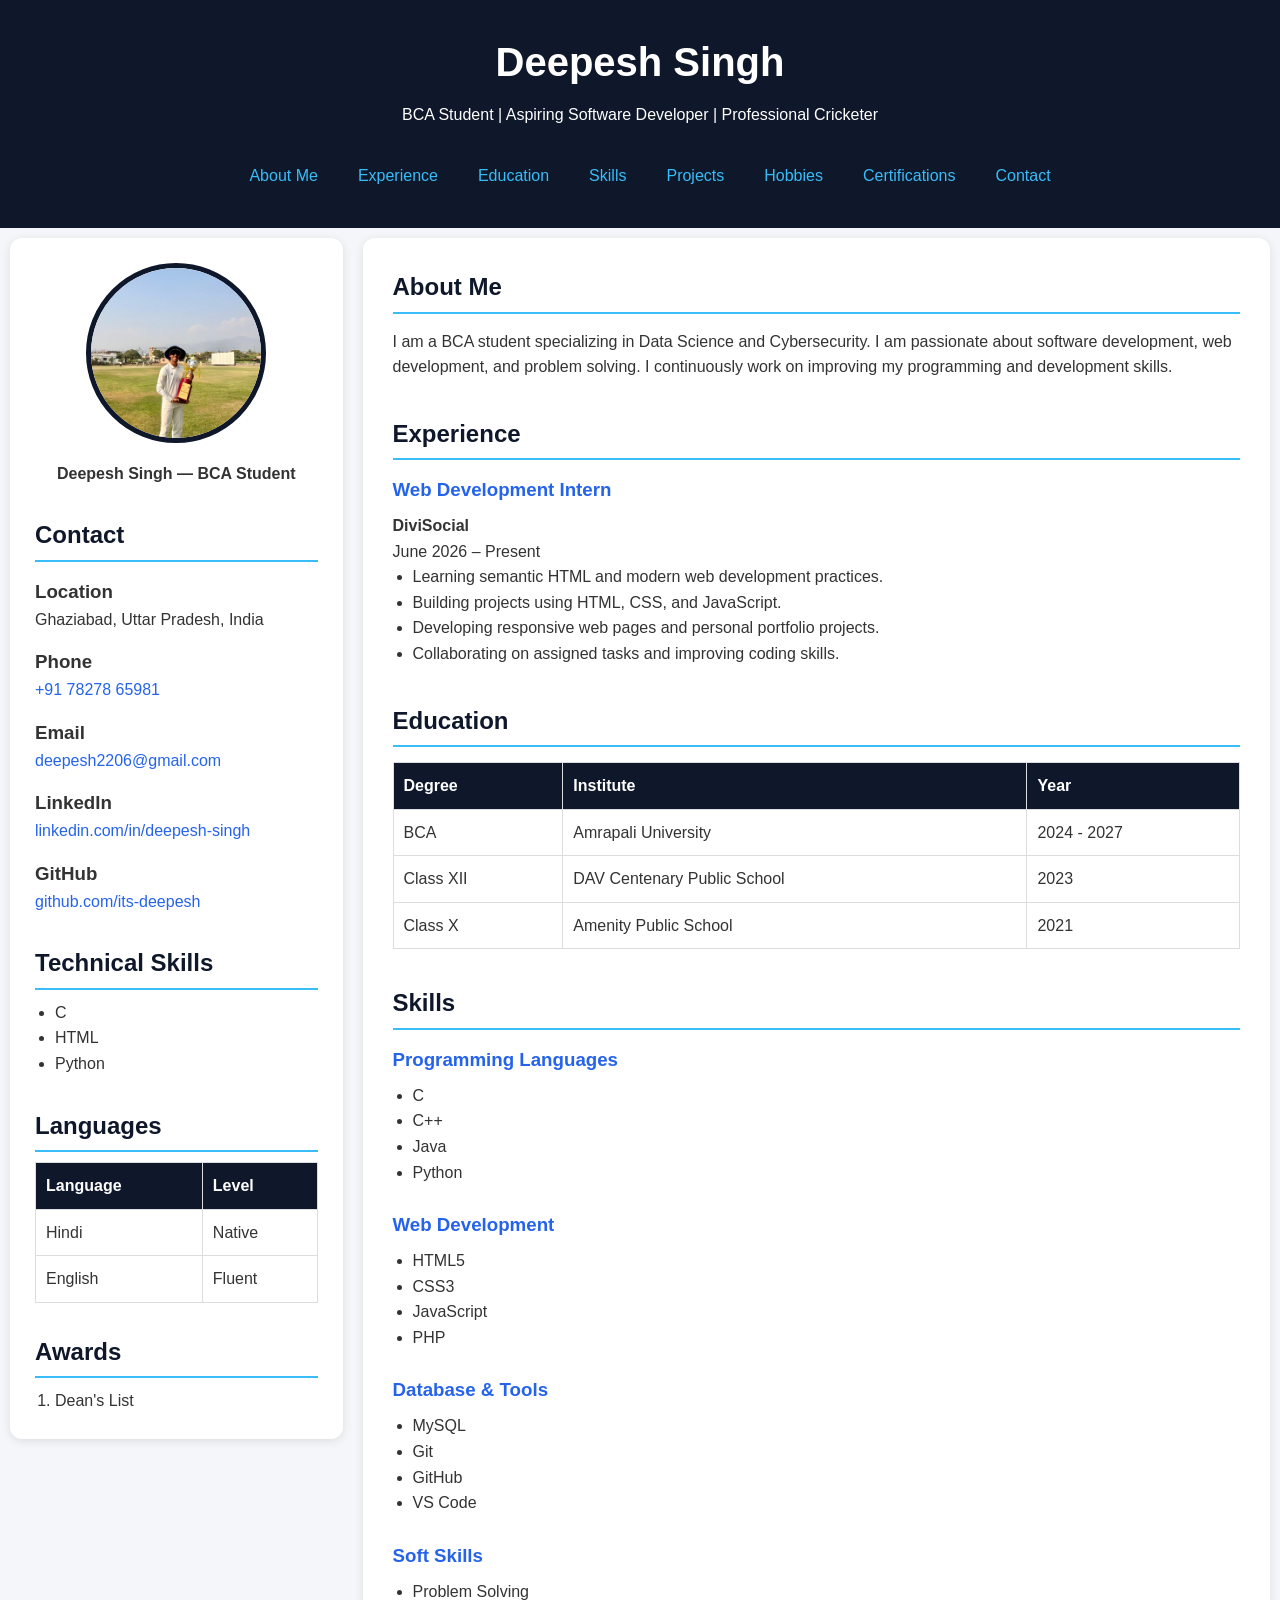
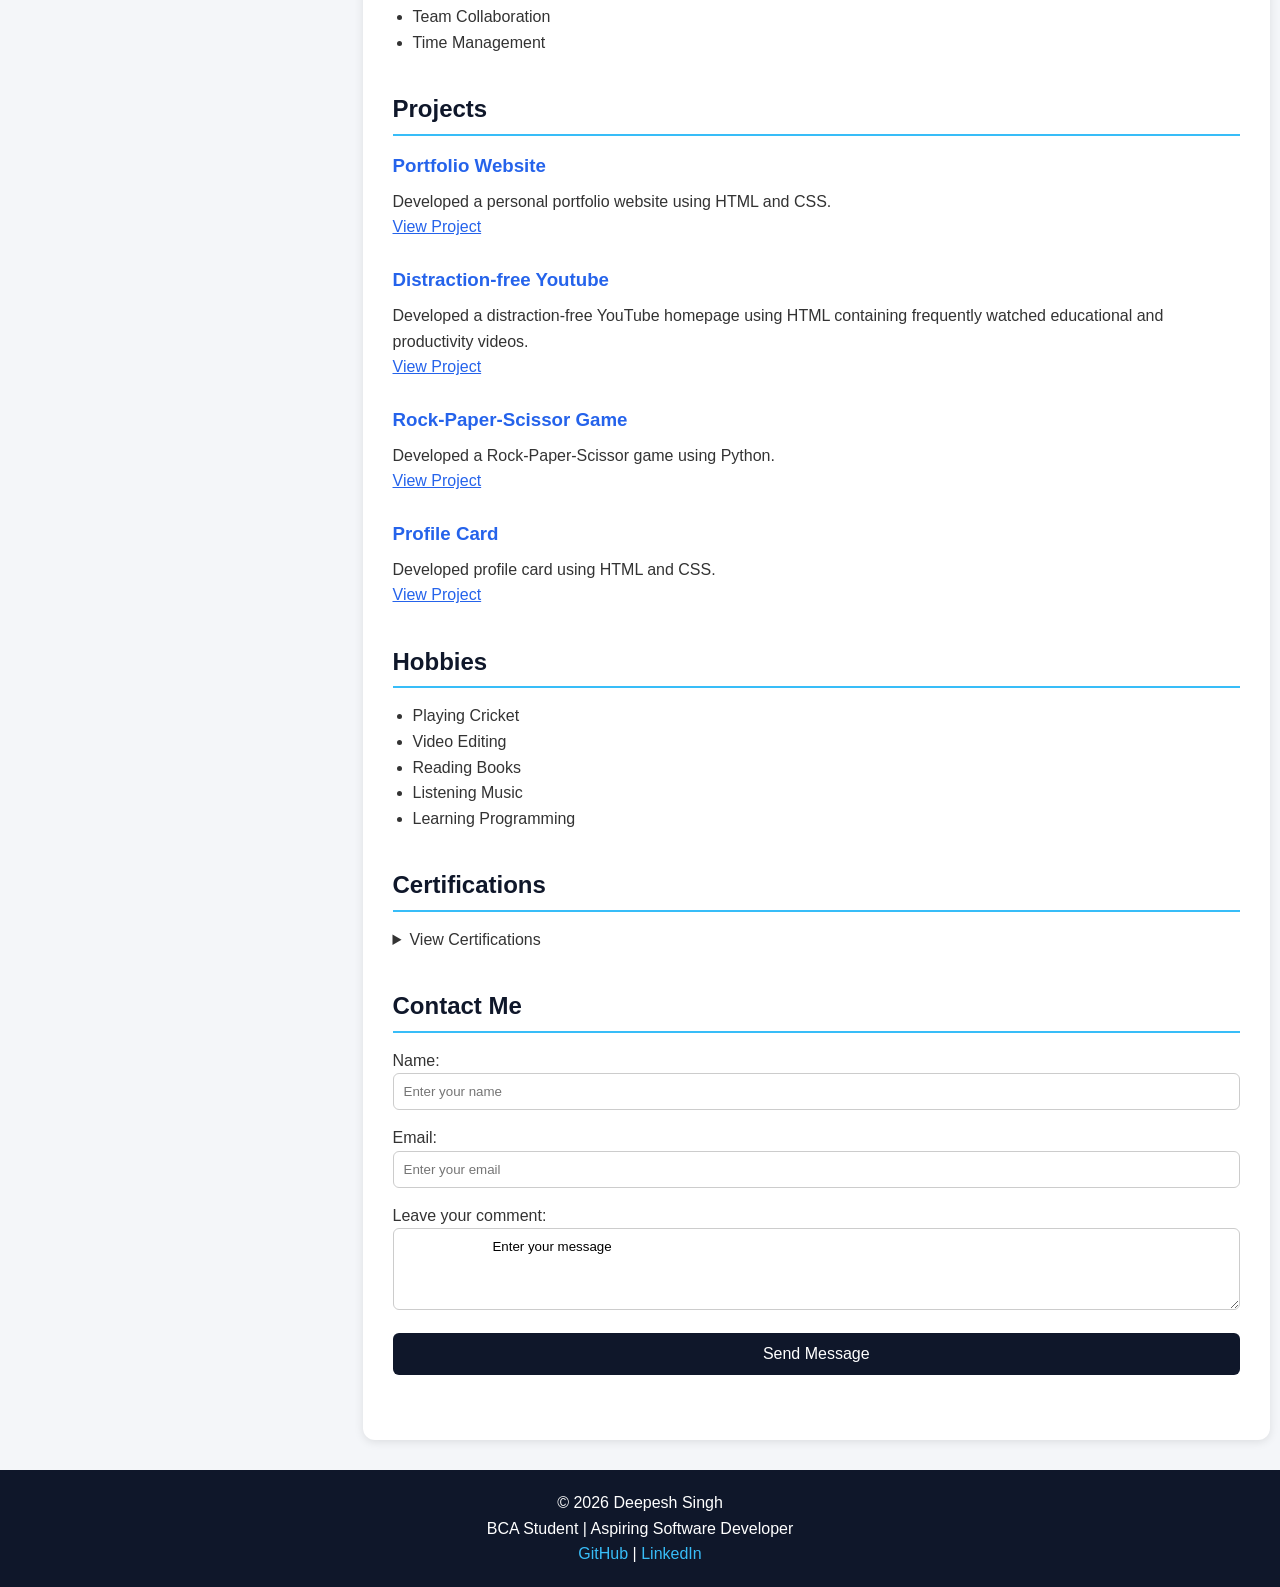
<file: index.html>
<!DOCTYPE html>
<html lang="en">

<head>
    <meta charset="UTF-8">
    <meta name="viewport" content="width=device-width, initial-scale=1.0">
    <link rel="stylesheet" href="style.css">
    <title>Deepesh Singh - Resume</title>
</head>

<body>
    <header>
        <hgroup>
            <h1>Deepesh Singh</h1>
            <h2>BCA Student | Aspiring Software Developer | Professional Cricketer</h2>
        </hgroup>

        <nav>
            <ul>
                <li><a href="#about">About Me</a></li>
                <li><a href="#experience">Experience</a></li>
                <li><a href="#education">Education</a></li>
                <li><a href="#skills">Skills</a></li>
                <li><a href="#projects">Projects</a></li>
                <li><a href="#hobbies">Hobbies</a></li>
                <li><a href="#certifications">Certifications</a></li>
                <li><a href="#contact">Contact</a></li>
            </ul>
        </nav>
    </header>
    <div class="container">
        <aside>
            <figure>
                <img src="profilepic.jpeg" alt="A professional photo of Deepesh Singh" width="150" height="150" />
                <figcaption>Deepesh Singh — BCA Student</figcaption>
            </figure>

            <section id="contact-sidebar">
                <h2>Contact</h2>

                <address>
                    <h3>Location</h3>
                    <p>Ghaziabad, Uttar Pradesh, India</p>

                    <h3>Phone</h3>
                    <p>
                        <a href="tel:+917827865981">+91 78278 65981</a>
                    </p>

                    <h3>Email</h3>
                    <p>
                        <a href="mailto:deepesh2206@gmail.com">
                            deepesh2206@gmail.com
                        </a>
                    </p>

                    <h3>LinkedIn</h3>
                    <p>
                        <a href="https://www.linkedin.com/in/deepesh-singh-8aa82134a/?trk=public-profile-join-page"
                            target="_blank" rel="noopener">
                            linkedin.com/in/deepesh-singh
                        </a>
                    </p>

                    <h3>GitHub</h3>
                    <p>
                        <a href="https://github.com/its-deepesh" target="_blank" rel="noopener">
                            github.com/its-deepesh
                        </a>
                    </p>
                </address>
            </section>

            <section id="skills-sidebar">
                <h2>Technical Skills</h2>
                <ul>
                    <li>C</li>
                    <li>HTML</li>
                    <li>Python</li>
                </ul>
            </section>

            <section id="languages">
                <h2>Languages</h2>
                <table>
                    <thead>
                        <tr>
                            <th scope="col">Language</th>
                            <th scope="col">Level</th>
                        </tr>
                    </thead>
                    <tbody>
                        <tr>
                            <td>Hindi</td>
                            <td>Native</td>
                        </tr>
                        <tr>
                            <td>English</td>
                            <td>Fluent</td>
                        </tr>
                    </tbody>
                </table>
            </section>

            <section id="awards">
                <h2>Awards</h2>
                <ol>
                    <li>Dean's List</li>
                </ol>
            </section>
        </aside>

        <main>
            <section id="about">
                <h2>About Me</h2>

                <p>
                    I am a BCA student specializing in Data Science and Cybersecurity.
                    I am passionate about software development, web development,
                    and problem solving. I continuously work on improving my
                    programming and development skills.
                </p>
            </section>

            <section id="experience">
                <h2>Experience</h2>

                <article>
                    <h3>Web Development Intern</h3>

                    <p>
                        <strong>DiviSocial</strong>
                    </p>

                    <p>
                        <time datetime="2026-06">June 2026</time> – Present
                    </p>

                    <ul>
                        <li>Learning semantic HTML and modern web development practices.</li>
                        <li>Building projects using HTML, CSS, and JavaScript.</li>
                        <li>Developing responsive web pages and personal portfolio projects.</li>
                        <li>Collaborating on assigned tasks and improving coding skills.</li>
                    </ul>
                </article>
            </section>

            <section id="education">
                <h2>Education</h2>

                <table>
                    <thead>
                        <tr>
                            <th>Degree</th>
                            <th>Institute</th>
                            <th>Year</th>
                        </tr>
                    </thead>

                    <tbody>
                        <tr>
                            <td>BCA</td>
                            <td>Amrapali University</td>
                            <td>2024 - 2027</td>
                        </tr>

                        <tr>
                            <td>Class XII</td>
                            <td>DAV Centenary Public School</td>
                            <td>2023</td>
                        </tr>
                        <tr>
                            <td>Class X</td>
                            <td>Amenity Public School</td>
                            <td>2021</td>
                        </tr>
                    </tbody>
                </table>
            </section>

            <section id="skills">
                <h2>Skills</h2>

                <article>
                    <h3>Programming Languages</h3>
                    <ul>
                        <li>C</li>
                        <li>C++</li>
                        <li>Java</li>
                        <li>Python</li>
                    </ul>
                </article>

                <article>
                    <h3>Web Development</h3>
                    <ul>
                        <li>HTML5</li>
                        <li>CSS3</li>
                        <li>JavaScript</li>
                        <li>PHP</li>
                    </ul>
                </article>

                <article>
                    <h3>Database & Tools</h3>
                    <ul>
                        <li>MySQL</li>
                        <li>Git</li>
                        <li>GitHub</li>
                        <li>VS Code</li>
                    </ul>
                </article>

                <article>
                    <h3>Soft Skills</h3>
                    <ul>
                        <li>Problem Solving</li>
                        <li>Team Collaboration</li>
                        <li>Time Management</li>
                    </ul>
                </article>
            </section>

            <section id="projects">
                <h2>Projects</h2>

                <article>
                    <h3>Portfolio Website</h3>

                    <p>
                        Developed a personal portfolio website using HTML and CSS.
                    </p>

                    <p>
                        <a href="https://github.com/its-deepesh/PortfolioWebsite" target="_blank" rel="noopener">
                            View Project
                        </a>
                    </p>
                </article>

                <article>
                    <h3>Distraction-free Youtube</h3>

                    <p>
                        Developed a distraction-free YouTube homepage using HTML containing frequently watched
                        educational and productivity videos.
                    </p>

                    <p>
                        <a href="https://github.com/its-deepesh/Distraction-free-youtube.git" target="_blank"
                            rel="noopener">
                            View Project
                        </a>
                    </p>
                </article>

                <article>
                    <h3>Rock-Paper-Scissor Game</h3>

                    <p>
                        Developed a Rock-Paper-Scissor game using Python.
                    </p>

                    <p>
                        <a href="https://github.com/its-deepesh/RockPaperScissor-using-Python" target="_blank"
                            rel="noopener">
                            View Project
                        </a>
                    </p>
                </article>

                <article>
                    <h3>Profile Card</h3>

                    <p>
                        Developed profile card using HTML and CSS.
                    </p>

                    <p>
                        <a href="https://github.com/its-deepesh/profile-card" target="_blank" rel="noopener">
                            View Project
                        </a>
                    </p>
                </article>

            </section>

            <section id="hobbies">
                <h2>Hobbies</h2>

                <ul>
                    <li>Playing Cricket</li>
                    <li>Video Editing</li>
                    <li>Reading Books</li>
                    <li>Listening Music</li>
                    <li>Learning Programming</li>
                </ul>
            </section>

            <section id="certifications">
                <h2>Certifications</h2>

                <details>
                    <summary>View Certifications</summary>

                    <ol>
                        <li>Python Programming Certificate</li>
                        <li>Web Development Course</li>
                        <li>Data Science using Python</li>
                    </ol>
                </details>
            </section>

            <section id="contact">
                <h2>Contact Me</h2>

                <form>

                    <p>
                        <label for="name">Name:</label>
                        <input type="text" id="name" placeholder="Enter your name" required>
                    </p>

                    <p>
                        <label for="email">Email:</label>
                        <input type="email" id="email" placeholder="Enter your email" required>
                    </p>

                    <p>
                        <label for="message">Leave your comment:</label>
                        <textarea id="message" rows="4" cols="50">
                        Enter your message
                    </textarea>
                    </p>

                    <button type="submit">
                        Send Message
                    </button>

                </form>
            </section>
        </main>
    </div>

    <footer>
        <p>
            © 2026 Deepesh Singh
        </p>

        <p>
            BCA Student | Aspiring Software Developer
        </p>

        <p>
            <a href="https://github.com/its-deepesh" target="_blank" rel="noopener">
                GitHub
            </a>

            |

            <a href="https://www.linkedin.com/in/deepesh-singh-8aa82134a/" target="_blank" rel="noopener">
                LinkedIn
            </a>
        </p>
    </footer>
</body>

</html>
</file>
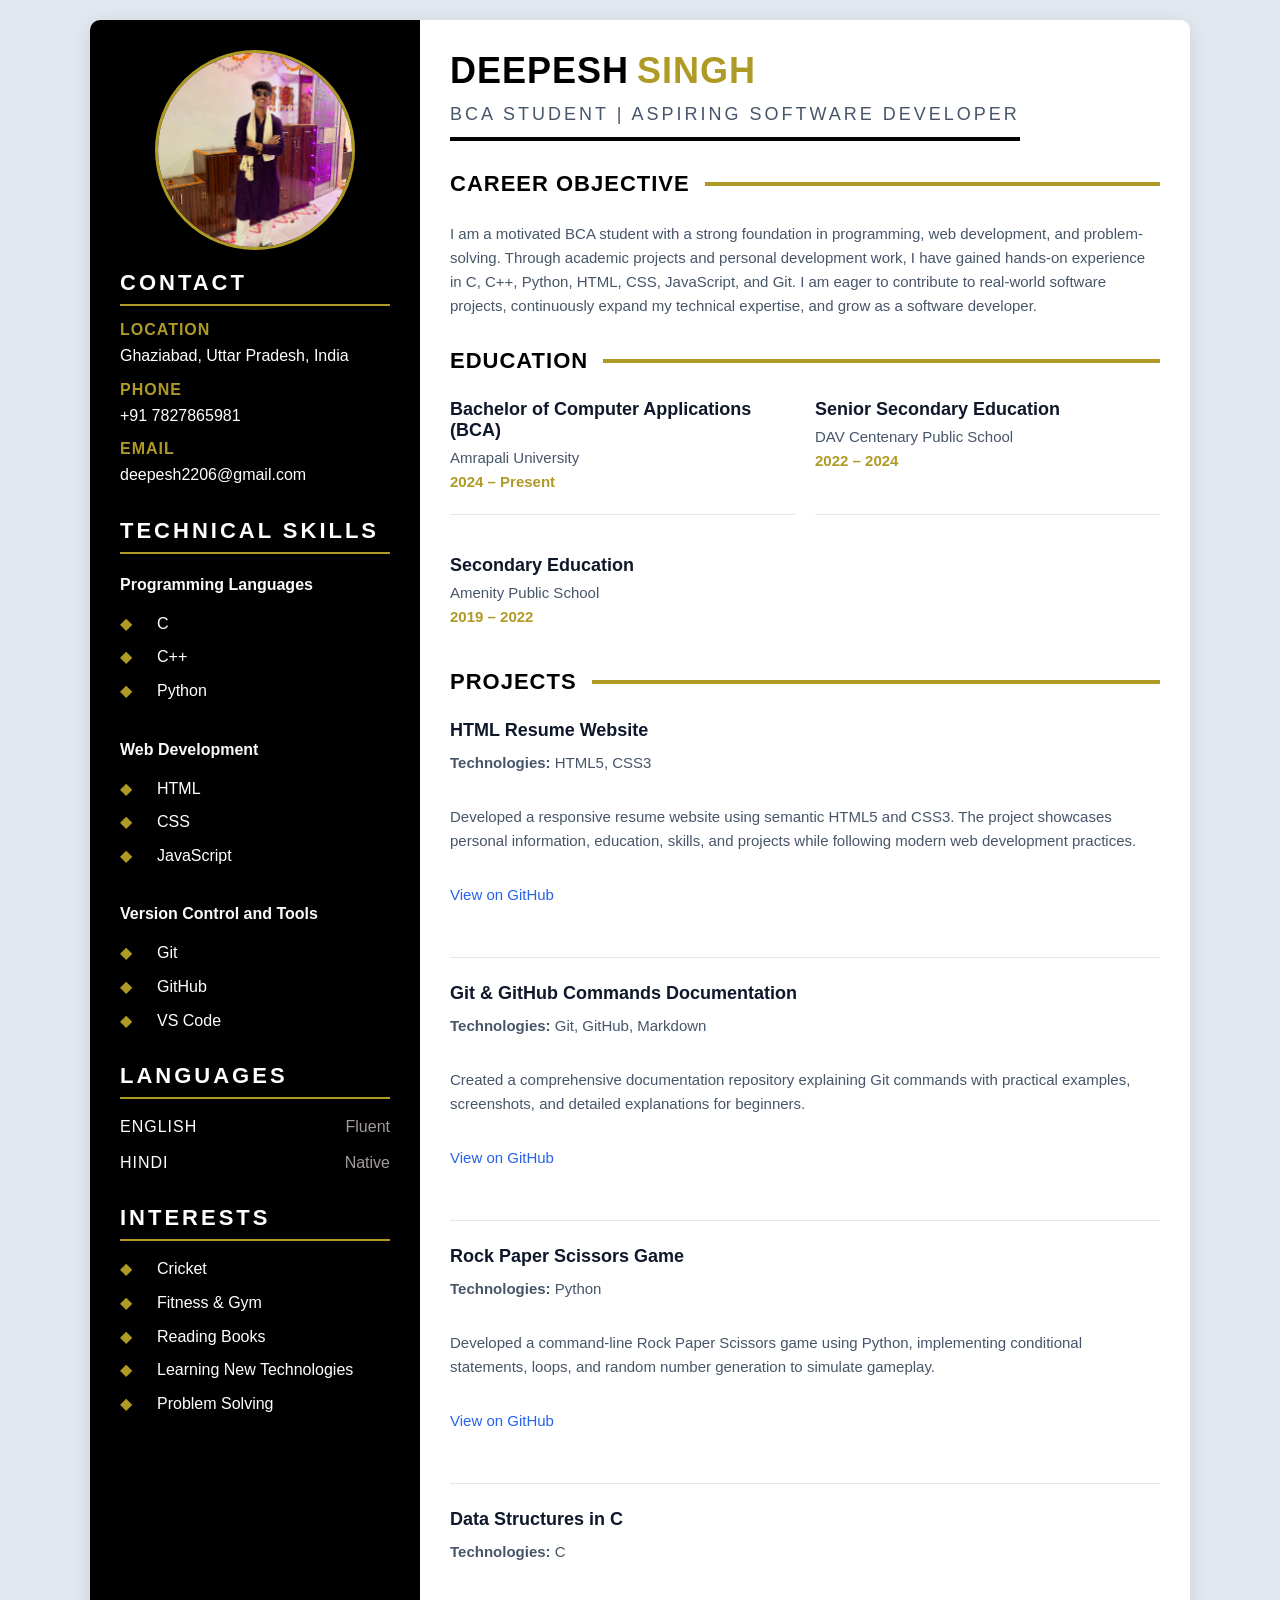
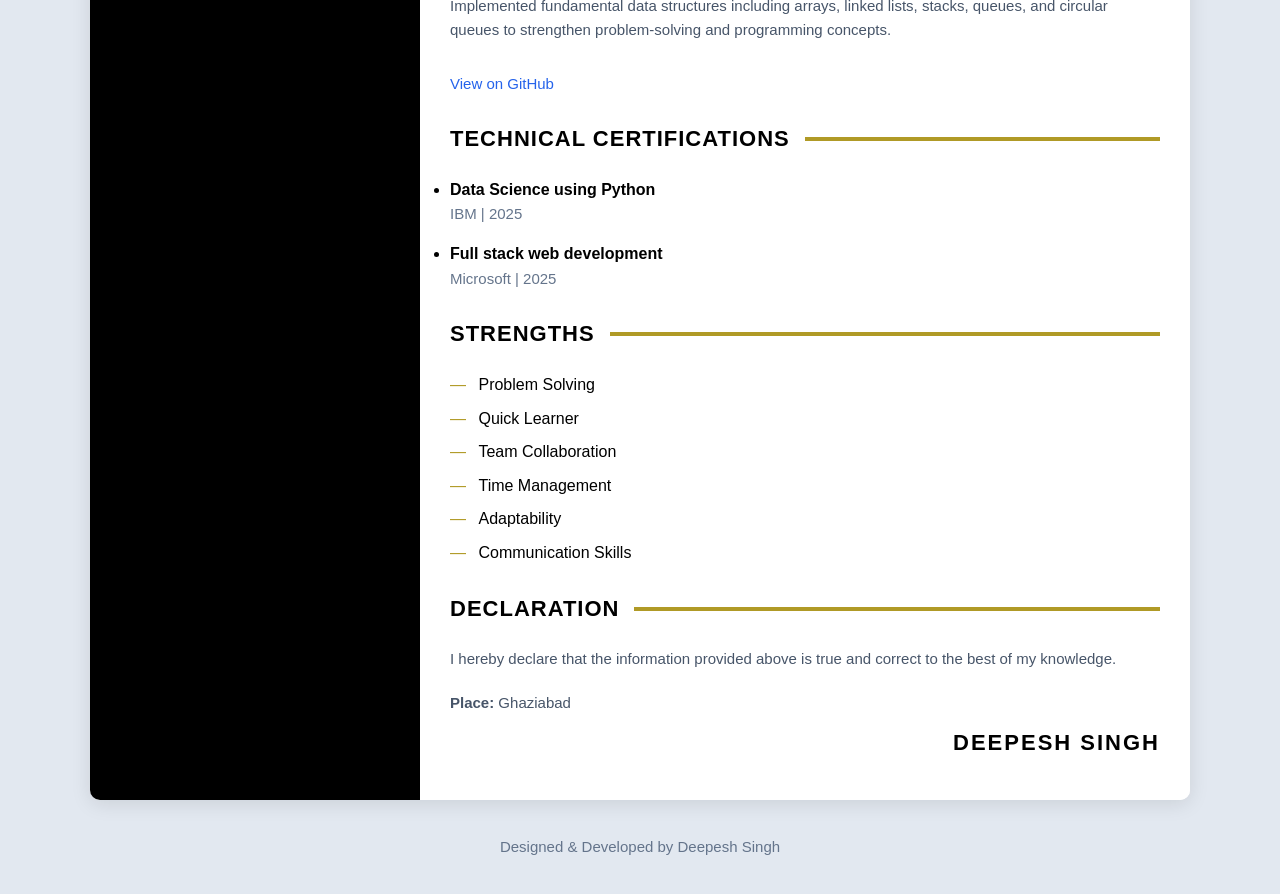
<file: revamp/index.html>
<!DOCTYPE html>
<html lang="en">

<head>
    <meta charset="UTF-8">
    <meta name="viewport" content="width=device-width, initial-scale=1.0">
    <link rel="stylesheet" href="style.css">
    <title>Deepesh Singh | Aspiring Software Developer</title>
</head>

<body>
    <section class="container">
        <aside class="sidebar">
            <figure>
                <img src="profilepic.webp" alt="Profile picture of Deepesh Singh">
            </figure>

            <section class="contact">
                <h2>Contact</h2>
                <address>
                    <dl>
                        <dt>Location</dt>
                        <dd>Ghaziabad, Uttar Pradesh, India</dd>
                        <dt>Phone</dt>
                        <dd><a href="tel:+917827865981">+91 7827865981</a></dd>
                        <dt>Email</dt>
                        <dd><a href="mailto:deepesh2206@gmail.com">deepesh2206@gmail.com</a></dd>
                    </dl>
                </address>
            </section>


            <section class="technical-skills">
                <h2>Technical Skills</h2>
                <section class="programming-languages">
                    <h3>Programming Languages</h3>
                    <ul>
                        <li>C</li>
                        <li>C++</li>
                        <li>Python</li>
                    </ul>
                </section>

                <section class="web-development">
                    <h3>Web Development</h3>
                    <ul>
                        <li>HTML</li>
                        <li>CSS</li>
                        <li>JavaScript</li>
                    </ul>
                </section>

                <section class="version-control-tools">
                    <h3>Version Control and Tools</h3>
                    <ul>
                        <li>Git</li>
                        <li>GitHub</li>
                        <li>VS Code</li>
                    </ul>
                </section>
            </section>

            <section class="languages">
                <h2>Languages</h2>
                <dl>
                    <dt>English</dt>
                    <dd>Fluent</dd>
                    <dt>Hindi</dt>
                    <dd>Native</dd>
                </dl>
            </section>

            <section class="interests">
                <h2>Interests</h2>
                <ul>
                    <li>Cricket</li>
                    <li>Fitness & Gym</li>
                    <li>Reading Books</li>
                    <li>Learning New Technologies</li>
                    <li>Problem Solving</li>
                </ul>
            </section>
        </aside>


        <main class="main-content">
            <header class="main-header">
                <section class="name">
                    <h1 class="firstName">Deepesh</h1>
                    <h1 class="surname"> Singh</h1>
                </section>
                <p>BCA Student | Aspiring Software Developer</p>
            </header>

            <section class="career-objective">
                <h2>Career Objective</h2>
                <p>I am a motivated BCA student with a strong foundation in programming, web development, and
                    problem-solving. Through academic projects and personal development work, I have gained hands-on
                    experience in C, C++, Python, HTML, CSS, JavaScript, and Git. I am eager to contribute to real-world
                    software projects, continuously expand my technical expertise, and grow as a software developer.</p>
            </section>

            <section class="education">
                <h2>Education</h2>
                <section class="education-grid">
                    <section class="education-item">
                        <h3>Bachelor of Computer Applications (BCA)</h3>
                        <p>Amrapali University</p>
                        <p class="color">
                            <time datetime="2024">2024</time> – Present
                        </p>
                    </section>

                    <section class="education-item">
                        <h3>Senior Secondary Education</h3>
                        <p>DAV Centenary Public School</p>
                        <p class="color">
                            <time datetime="2022">2022</time> –
                            <time datetime="2024">2024</time>
                        </p>
                    </section>

                    <section class="education-item">
                        <h3>Secondary Education</h3>
                        <p>Amenity Public School</p>
                        <p class="color">
                            <time datetime="2019">2019</time> –
                            <time datetime="2022">2022</time>
                        </p>
                    </section>
                </section>
            </section>

            <section class="projects">
                <h2>Projects</h2>
                <article class="project">
                    <h3>HTML Resume Website</h3>

                    <p><strong>Technologies:</strong> HTML5, CSS3</p>

                    <p>
                        Developed a responsive resume website using semantic HTML5 and CSS3.
                        The project showcases personal information, education, skills, and
                        projects while following modern web development practices.
                    </p>

                    <p>
                        <a href="https://github.com/its-deepesh/Resume" target="_blank" rel="noopener noreferrer">
                            View on GitHub
                        </a>
                    </p>
                </article>


                <article class="project">
                    <h3>Git & GitHub Commands Documentation</h3>

                    <p><strong>Technologies:</strong> Git, GitHub, Markdown</p>

                    <p>
                        Created a comprehensive documentation repository explaining Git
                        commands with practical examples, screenshots, and detailed
                        explanations for beginners.
                    </p>

                    <p>
                        <a href="https://github.com/its-deepesh/git-clone-and-push" target="_blank"
                            rel="noopener noreferrer">
                            View on GitHub
                        </a>
                    </p>
                </article>

                <article class="project">
                    <h3>Rock Paper Scissors Game</h3>

                    <p><strong>Technologies:</strong> Python</p>

                    <p>
                        Developed a command-line Rock Paper Scissors game using Python,
                        implementing conditional statements, loops, and random number
                        generation to simulate gameplay.
                    </p>

                    <p>
                        <a href="https://github.com/its-deepesh/RockPaperScissor-using-Python" target="_blank"
                            rel="noopener noreferrer">
                            View on GitHub
                        </a>
                    </p>
                </article>

                <article class="project">
                    <h3>Data Structures in C</h3>

                    <p><strong>Technologies:</strong> C</p>

                    <p>
                        Implemented fundamental data structures including arrays, linked
                        lists, stacks, queues, and circular queues to strengthen problem-solving
                        and programming concepts.
                    </p>

                    <p>
                        <a href="https://github.com/its-deepesh/Data-structure" target="_blank"
                            rel="noopener noreferrer">
                            View on GitHub
                        </a>
                    </p>
                </article>
            </section>

            <section class="certifications">
                <h2>Technical Certifications</h2>

                <ul>
                    <li>
                        <strong>Data Science using Python</strong><br>
                        <p class="course">IBM | 2025</p>
                    </li>

                    <li>
                        <strong>Full stack web development</strong><br>
                        <p class="course">Microsoft | 2025</p>
                    </li>
                </ul>
            </section>

            <section class="strengths">
                <h2>Strengths</h2>

                <ul>
                    <li>Problem Solving</li>
                    <li>Quick Learner</li>
                    <li>Team Collaboration</li>
                    <li>Time Management</li>
                    <li>Adaptability</li>
                    <li>Communication Skills</li>
                </ul>
            </section>

            <section class="declaration">
                <h2>Declaration</h2>

                <p>
                    I hereby declare that the information provided above is true and correct
                    to the best of my knowledge.
                </p>

                <p class="place">
                    <strong>Place:</strong> Ghaziabad
                </p>

                <p class="signature">
                    Deepesh Singh
                </p>
            </section>
        </main>
    </section>

    <footer class="resume-footer">
        <p>Designed & Developed by Deepesh Singh</p>
    </footer>
</body>

</html>
</file>
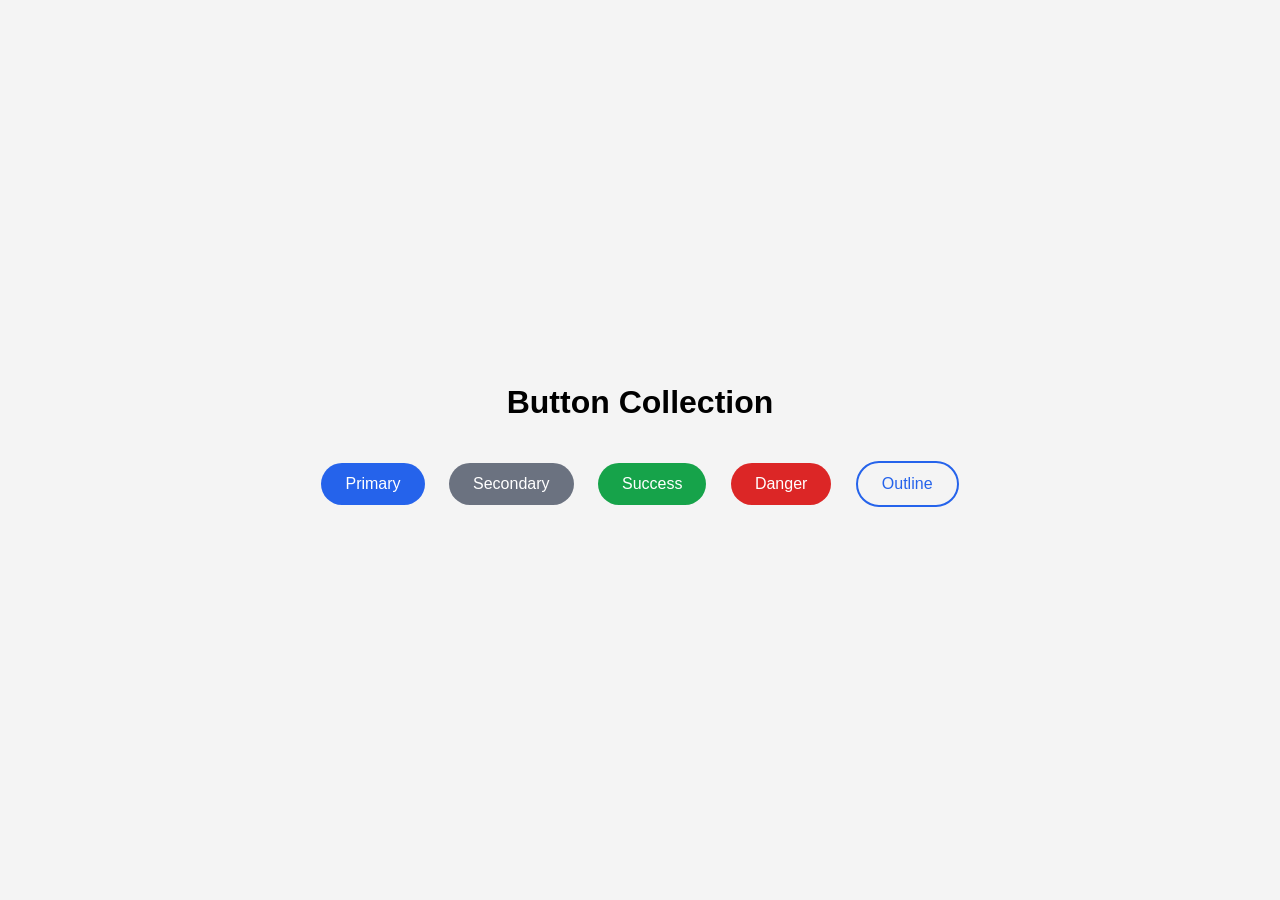
<file: projects/buttons/index.html>
<!DOCTYPE html>
<html lang="en">
<head>
    <meta charset="UTF-8">
    <meta name="viewport" content="width=device-width, initial-scale=1.0">
    <title>Button Collection</title>
    <link rel="stylesheet" href="style.css">
</head>
<body>

    <div class="container">
        <h1>Button Collection</h1>

        <button class="btn primary">Primary</button>
        <button class="btn secondary">Secondary</button>
        <button class="btn success">Success</button>
        <button class="btn danger">Danger</button>
        <button class="btn outline">Outline</button>
    </div>

</body>
</html>
</file>
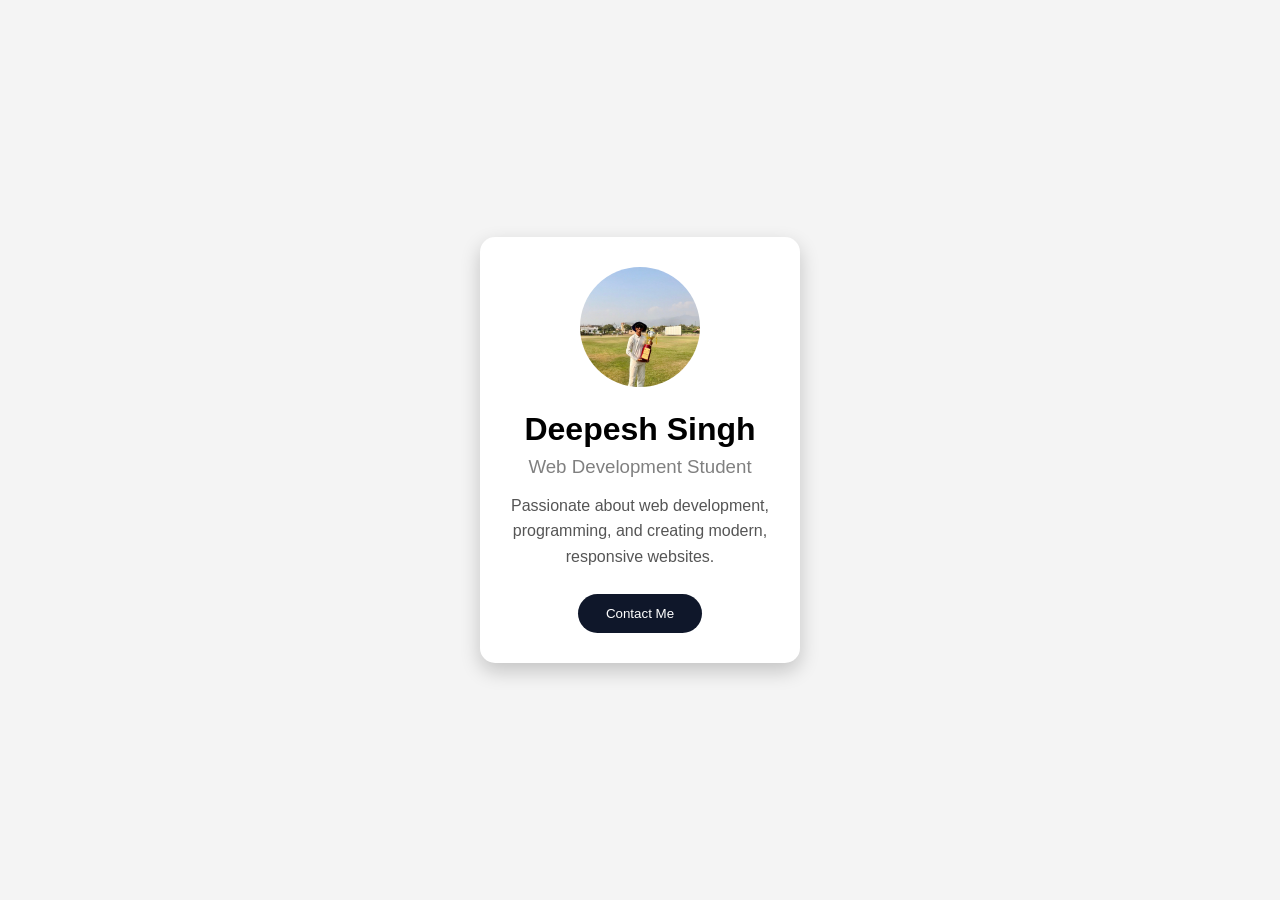
<file: projects/profile-card/index.html>
<!DOCTYPE html>
<html lang="en">

<head>
    <meta charset="UTF-8">
    <meta name="viewport" content="width=device-width, initial-scale=1.0">
    <title>Profile Card</title>
    <link rel="stylesheet" href="style.css">
</head>

<body>

    <main class="card">

        <img src="../../profilepic.jpeg" alt="Profile Picture" class="profile-image">
        <h1>Deepesh Singh</h1>

        <h3>Web Development Student</h3>

        <p>
            Passionate about web development, programming, and creating modern,
            responsive websites.
        </p>

        <button>Contact Me</button>

    </main>

</body>

</html>
</file>
<file: style.css>
* {
    margin: 0;
    padding: 0;
    box-sizing: border-box;
}

html {
    scroll-behavior: smooth;
}

body {
    font-family: 'Segoe UI', Tahoma, Geneva, Verdana, sans-serif;
    background: #f4f6f9;
    color: #333;
    line-height: 1.6;
}

header {
    background: #0f172a;
    color: white;
    text-align: center;
    padding: 30px 20px;
}

header h1 {
    font-size: 2.5rem;
}

header h2 {
    font-size: 1rem;
    font-weight: 400;
    margin-top: 8px;
}

nav {
    margin-top: 25px;
}

nav ul {
    display: flex;
    justify-content: center;
    flex-wrap: wrap;
    gap: 20px;
    list-style: none;
}

nav a {
    display: inline-block;
    padding: 10px;
    color: #38bdf8;
    text-decoration: none;
    font-weight: 500;
    transition: all 0.3s ease;
}

nav a:hover {
    background-color: #38bdf8;
    color: white;
    border-radius: 15px;
}

aside {
    flex: 1;
    background: white;
    padding: 25px;
    box-shadow: 0 2px 10px rgba(0, 0, 0, .1);

    position: sticky;
    top: 20px;
    align-self: flex-start;
}

aside figure {
    text-align: center;
}

aside img {
    width: 180px;
    height: 180px;
    border-radius: 50%;
    object-fit: cover;
    border: 5px solid #0f172a;
}

figcaption {
    margin-top: 10px;
    font-weight: 600;
}

aside section {
    margin-top: 30px;
}

aside h2 {
    color: #0f172a;
    margin-bottom: 10px;
    border-bottom: 2px solid #38bdf8;
    padding-bottom: 5px;
}

address {
    font-style: normal;
}

address h3 {
    margin-top: 15px;
}

address a {
    color: #2563eb;
    text-decoration: none;
}

address a:hover {
    text-decoration: underline;
}

main {
    flex: 3;
    background: white;
    padding: 30px;
    box-shadow: 0 2px 10px rgba(0, 0, 0, .1);
}

main section {
    margin-bottom: 35px;
}

main h2 {
    color: #0f172a;
    border-bottom: 2px solid #38bdf8;
    margin-bottom: 15px;
    padding-bottom: 5px;
}

aside, main{
    border-radius:12px;
}

article {
    margin-bottom: 25px;
}

article h3 {
    color: #2563eb;
    margin-bottom: 8px;
}

ul,
ol {
    margin-left: 20px;
}

table {
    width: 100%;
    border-collapse: collapse;
    margin-top: 10px;
}

th {
    background: #0f172a;
    color: white;
}

th,
td {
    border: 1px solid #ddd;
    padding: 10px;
    text-align: left;
}

a {
    color: #2563eb;
}

a:hover {
    color: #1d4ed8;
}

form {
    display: flex;
    flex-direction: column;
    gap: 15px;
}

input,
textarea {
    width: 100%;
    padding: 10px;
    border: 1px solid #ccc;
    border-radius: 6px;
    font-family: inherit;
}

button {
    background: #0f172a;
    color: white;
    border: none;
    padding: 12px;
    border-radius: 6px;
    cursor: pointer;
    font-size: 16px;
    transition: .3s;
}

button:hover {
    background: #1e293b;
}

footer {
    background: #0f172a;
    color: white;
    text-align: center;
    padding: 20px;
    margin-top: 30px;
}

footer a {
    color: #38bdf8;
    text-decoration: none;
}

.container {
    margin: 10px;
    display: flex;
    gap: 20px;
    align-items: flex-start;
}
</file>
<file: revamp/style.css>
* {
    margin: 0;
    padding: 0;
    box-sizing: border-box;
}

html {
    scroll-behavior: smooth;
}

body {
    margin: 0;
    padding: 20px;
    background-color: #e2e8f0;
    font-family: "Segoe UI", Tahoma, Geneva, Verdana, sans-serif;
}

.container {
    max-width: 1100px;
    margin: 0 auto;
    display: grid;
    grid-template-columns: 3fr 7fr;
    background-color: white;
    box-shadow: 0 4px 20px rgba(0, 0, 0, 0.1);
    border-radius: 10px;
    overflow: hidden;
}

.sidebar {
    background-color: black;
    padding: 30px;
    color: #fff;
}

.main-content {
    background-color: #fff;
    padding: 30px;
}

figure {
    display: flex;
    justify-content: center;
    margin-bottom: 20px;
}

figure img {
    border-radius: 50%;
    object-fit: cover;
    width: 100%;
    max-width: 200px;
    aspect-ratio: 1;
    height: auto;
    border: 3px solid #b09a26;
}

h1 {
    font-size: 36px;
    letter-spacing: 1px;
    margin-bottom: 8px;
    text-transform: uppercase;
}

.main-header h1 {
    font-weight: 700;
    color: black;
}

.name {
    display: flex;
    gap: 8px;
}

.main-header .surname {
    color: #b09a26;
}

.main-header {
    margin-bottom: 30px;
}

.main-header p {
    display: inline-block;
    font-size: 18px;
    color: #64748b;
    font-weight: 500;
    letter-spacing: 3px;
    padding-bottom: 8px;
    border-bottom: 4px solid #000000;
    text-transform: uppercase;
}

.career-objective p,
education-item p,
.project p,
.declaration p {
    margin-bottom: 30px;
}

h2 {
    font-weight: 600;
    letter-spacing: 1px;
    font-size: 22px;
}

.main-content h2 {
    color: black;
    display: flex;
    align-items: center;
    margin-bottom: 25px;
    text-transform: uppercase;
}

.main-content h2::after {
    content: "";
    flex: 1;
    height: 4px;
    background-color: #b09a26;
    margin-left: 15px;
}

.main-content .color{
    color: #b09a26;
    font-weight: 600;
}

.sidebar h2 {
    color: #ffffff;
    margin-bottom: 15px;
    text-transform: uppercase;
    border-bottom: 2px solid #b09a26;
    padding-bottom: 8px;
    letter-spacing: 3px;
}

.languages dl {
    display: grid;
    grid-template-columns: auto 1fr;
    column-gap: 20px;
    row-gap: 10px;
    align-items: center;
}

.languages dt,
.languages dd {
    margin: 0;
}

.languages dd {
    text-align: right;
    color: #a39a9a;
}

.sidebar h3 {
    font-size: 16px;
    color: #f8fafc;
    margin-bottom: 10px;
    font-weight: 700;
    line-height: 2;
}

.certifications ul,
.strengths ul {
    margin-bottom: 30px;
}

.strengths li {
    list-style: none;
}

.strengths li::before {
    content: "— ";
    margin-right: 8px;
    color: #b09a26;
}

.education-item h3 {
    font-size: 18px;
    color: #0f172a;
    margin-bottom: 5px;
}

.project h3 {
    font-size: 18px;
    color: #0f172a;
    margin-bottom: 10px;
}

p {
    font-size: 15px;
    line-height: 1.6;
}

.sidebar p {
    color: #cbd5e1;
}

.main-content p {
    color: #475569;
}

.technical-skills ul,
.interests ul {
    list-style: none;
}

li {
    margin-bottom: 8px;
}

.technical-skills li::before,
.interests li::before {
    content: "◆";
    margin-right: 25px;
    color: #b09a26;
}

.contact dt {
    font-weight: 600;
    margin-top: 12px;
}

.contact dd {
    margin-top: 4px;
}

li,
dd {
    line-height: 1.6;
}

a {
    text-decoration: none;
    transition: color 0.3s ease;
}

.sidebar dt {
    color: #b09a26;
    letter-spacing: 1px;
    text-transform: uppercase;
}

.languages dt {
    color: #ffffff;
}

.sidebar a {
    color: #ffffff;
}

.sidebar a:hover {
    color: #60a5fa;
}

.main-content a {
    color: #2563eb;
    font-weight: 500;
}

.main-content a:hover {
    text-decoration: underline;
    color: #1d4ed8;
}

.sidebar section {
    margin-bottom: 30px;
}

.education-grid {
    display: grid;
    grid-template-columns: repeat(2, 1fr);
    gap: 20px;
    margin-bottom: 20px;
}

.education-item {
    margin-bottom: 20px;
    padding-bottom: 20px;
    border-bottom: 1px solid #e5e7eb;
}

.education-item:last-child {
    border-bottom: none;
    padding-bottom: 0;
}

.project {
    margin-bottom: 25px;
    padding-bottom: 20px;
    border-bottom: 1px solid #e5e7eb;
}

.project:last-child {
    border-bottom: none;
    padding-bottom: 0;
}

.contact address {
    font-style: normal;
}

.programming-languages,
.web-development,
.version-control-tools {
    margin-bottom: 20px;
}

.certifications li {
    margin-bottom: 15px;
}

.declaration p {
    margin-bottom: 10px;
}

.place {
    margin-top: 20px;
}

.main-content .signature {
    text-align: right;
    font-size: 22px;
    font-weight: 700;
    color: black;
    letter-spacing: 2px;
    text-transform: uppercase;
}

.resume-footer {
    text-align: center;
    margin-top: 20px;
    padding: 15px 0;
    color: #64748b;
    font-size: 14px;
}

.certifications .course {
    color: #64748b;
}

@media (max-width: 768px) {
    .container {
        grid-template-columns: 1fr;
    }

    .education-grid {
        grid-template-columns: 1fr;
    }

    .languages dl {
        grid-template-columns: 1fr;
    }

    body {
        padding: 10px;
    }

    .sidebar,
    .main-content {
        padding: 15px;
    }

    figure img {
        width: 150px;
        height: 150px;
    }

    h1 {
        font-size: 30px;
    }

    .main-content h2 {
        font-size: 20px;
    }

    .project h3 {
        font-size: 17px;
    }

    p {
        font-size: 14px;
    }

    a {
        word-break: break-word;
    }
}
</file>
<file: projects/buttons/style.css>
*{
    margin: 0;
    padding: 0;
    box-sizing: border-box;
}

body{
    font-family: Arial, Helvetica, sans-serif;
    background-color: #f4f4f4;

    display: flex;
    justify-content: center;
    align-items: center;
    height: 100vh;
}

.container{
    text-align: center;
}

h1{
    margin-bottom: 30px;
}

.btn{
    padding: 12px 24px;
    margin: 10px;
    border: none;
    border-radius: 30px;
    font-size: 16px;
    cursor: pointer;
    transition: 0.3s;
}

.primary{
    background-color: #2563eb;
    color: white;
}

.secondary{
    background-color: #6b7280;
    color: white;
}

.success{
    background-color: #16a34a;
    color: white;
}

.danger{
    background-color: #dc2626;
    color: white;
}

.outline{
    background-color: transparent;
    color: #2563eb;
    border: 2px solid #2563eb;
}

.btn:hover{
    transform: translateY(-3px);
    box-shadow: 0 8px 18px rgba(0,0,0,0.2);
}

.primary:hover{
    background-color: #1d4ed8;
}

.secondary:hover{
    background-color: #4b5563;
}

.success:hover{
    background-color: #15803d;
}

.danger:hover{
    background-color: #b91c1c;
}

.outline:hover{
    background-color: #2563eb;
    color: white;
}
</file>
<file: projects/profile-card/style.css>
* {
    margin: 0;
    padding: 0;
    box-sizing: border-box;
}

body {
    font-family: Arial, Helvetica, sans-serif;
    background-color: #f4f4f4;
    height: 100vh;

    display: flex;
    justify-content: center;
    align-items: center;
}

.card {
    background-color: white;
    width: 320px;
    padding: 30px;
    border-radius: 15px;
    text-align: center;
    box-shadow: 0 8px 20px rgba(0,0,0,0.2);
}

.profile-image {
    width: 120px;
    height: 120px;
    border-radius: 50%;
    object-fit: cover;
    margin-bottom: 20px;
}

.card h1 {
    margin-bottom: 8px;
}

.card h3 {
    color: gray;
    margin-bottom: 15px;
    font-weight: normal;
}

.card p {
    color: #555;
    margin-bottom: 25px;
    line-height: 1.6;
}

button {
    background-color: #0f172a;
    color: white;
    border: none;
    padding: 12px 28px;
    border-radius: 30px;
    cursor: pointer;
    transition: 0.3s;
}

button:hover {
    background-color: #2563eb;
    transform: scale(1.05);
}
</file>
